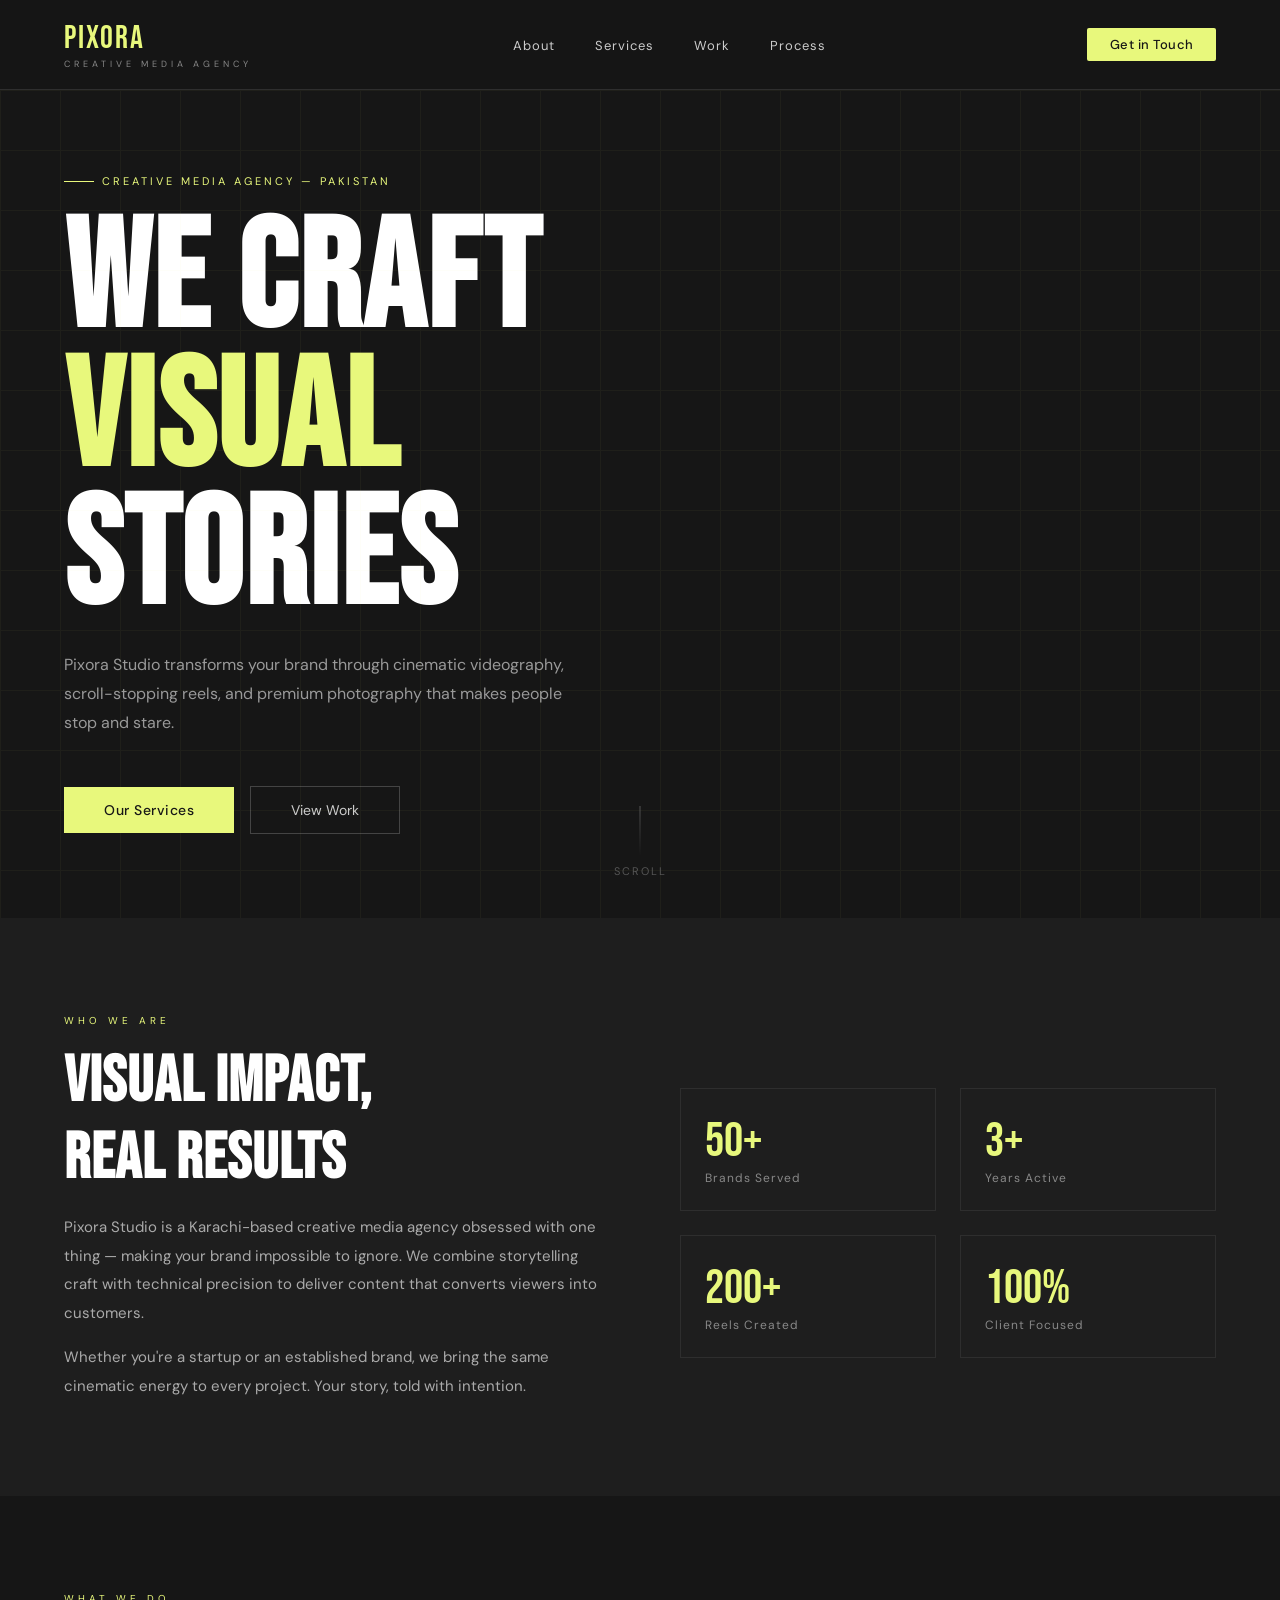
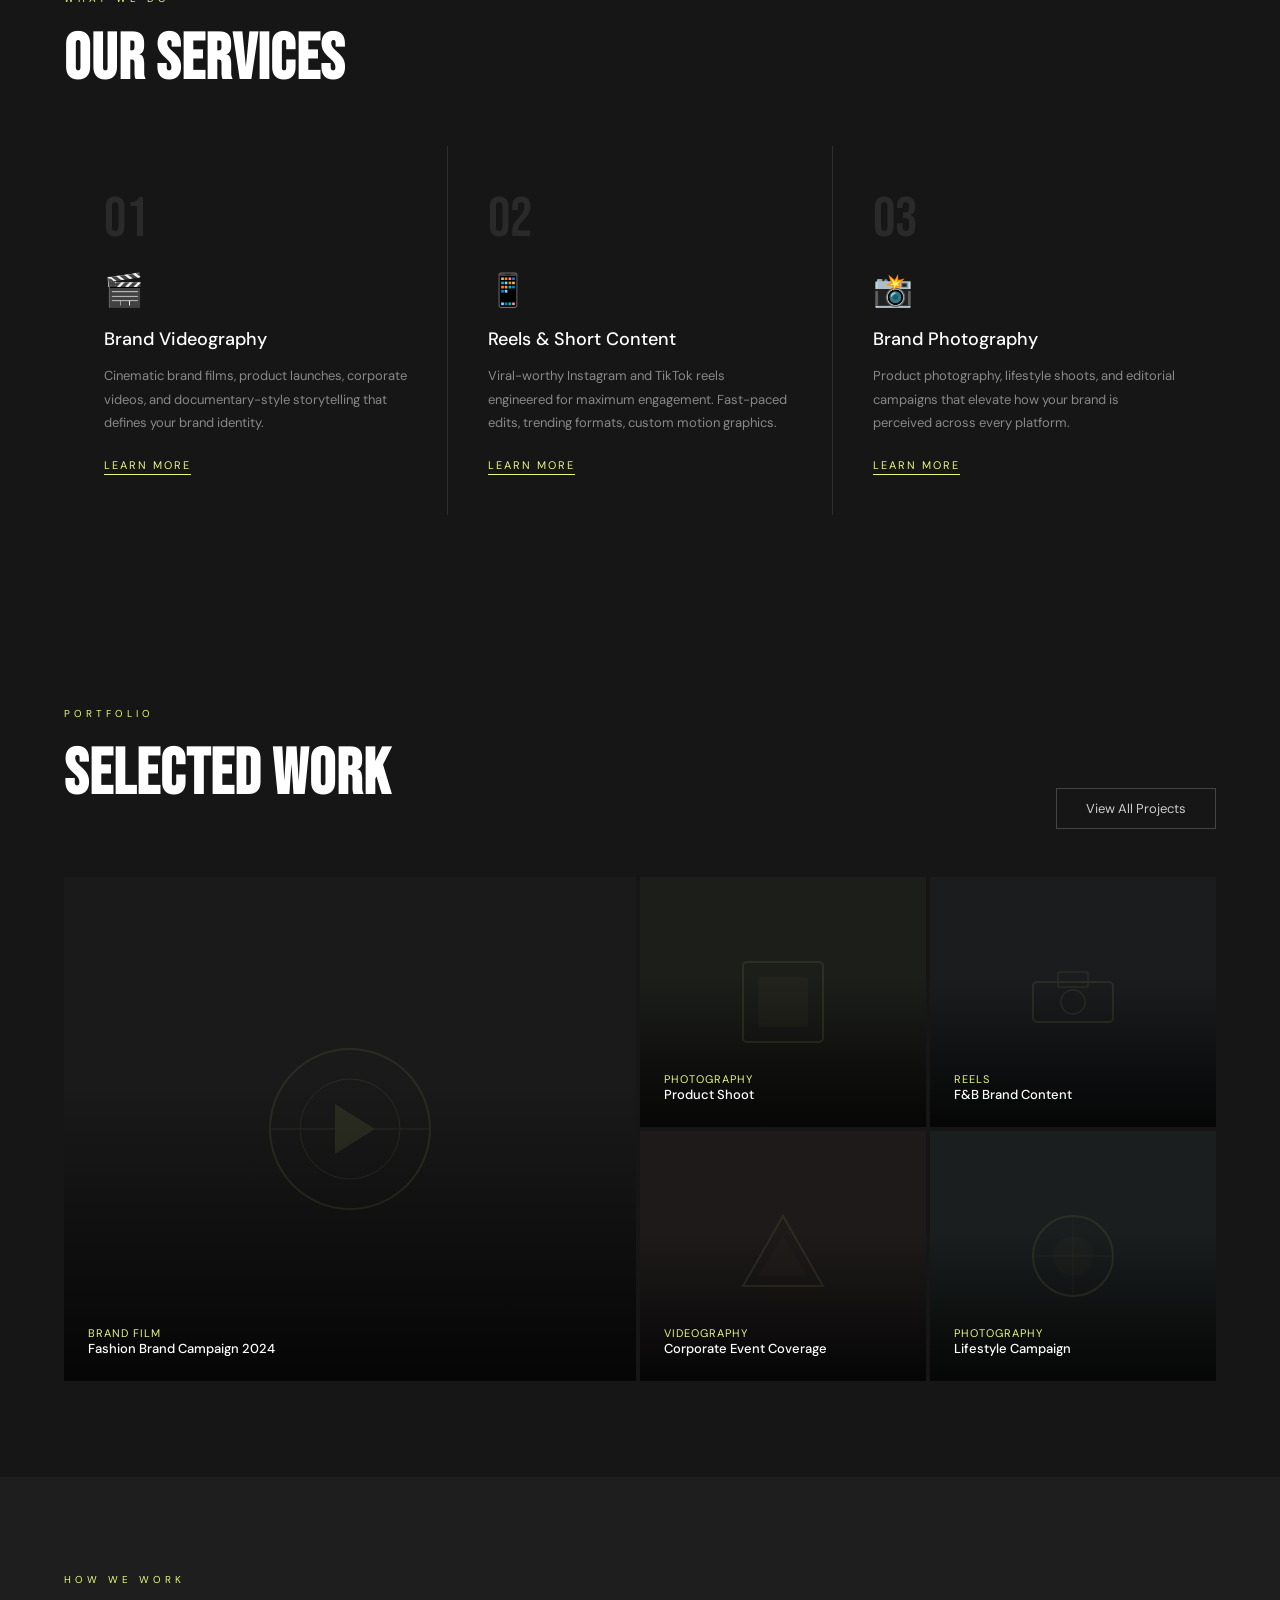
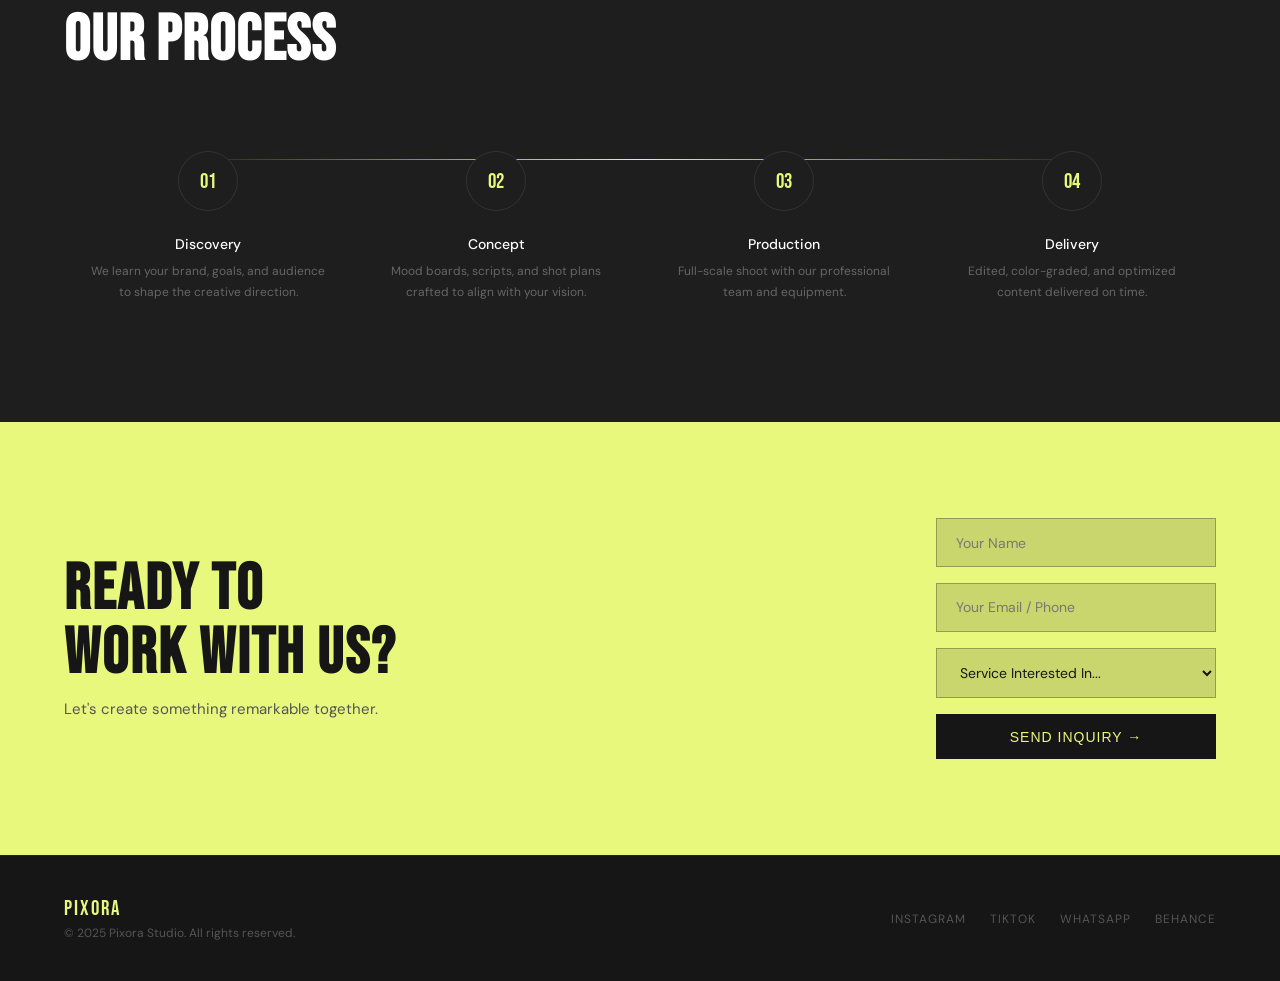
<file: pixora_agency_website.html>
<!DOCTYPE html>
<html lang="en">
<head>
<meta charset="UTF-8">
<meta name="viewport" content="width=device-width, initial-scale=1.0">
<title>PIXORA — Creative Media Agency</title>
<link href="https://fonts.googleapis.com/css2?family=Bebas+Neue&family=DM+Sans:wght@300;400;500&display=swap" rel="stylesheet">
<style>
  :root {
    --lime: #E8F87C;
    --dark: #2A2A2A;
    --darker: #1E1E1E;
    --darkest: #161616;
    --gray: #888;
    --light-gray: #3A3A3A;
  }
  * { margin: 0; padding: 0; box-sizing: border-box; }
  body { background: var(--darkest); color: #fff; font-family: 'DM Sans', sans-serif; overflow-x: hidden; }

  nav {
    position: sticky; top: 0; z-index: 100;
    display: flex; align-items: center; justify-content: space-between;
    padding: 1.2rem 4rem;
    background: rgba(22,22,22,0.95);
    border-bottom: 1px solid #2e2e2e;
    backdrop-filter: blur(10px);
  }
  .logo-text { font-family: 'Bebas Neue', sans-serif; font-size: 2rem; color: var(--lime); letter-spacing: 2px; }
  .logo-sub { font-size: 9px; letter-spacing: 4px; color: var(--gray); text-transform: uppercase; }
  nav ul { display: flex; gap: 2.5rem; list-style: none; }
  nav a { color: #ccc; text-decoration: none; font-size: 13px; letter-spacing: 1px; transition: color 0.2s; }
  nav a:hover { color: var(--lime); }
  .nav-cta {
    background: var(--lime); color: var(--darkest); padding: 0.5rem 1.4rem;
    border-radius: 2px; font-size: 13px; font-weight: 500; text-decoration: none; letter-spacing: 0.5px;
    transition: opacity 0.2s;
  }
  .nav-cta:hover { opacity: 0.85; color: var(--darkest); }

  .hero {
    min-height: 92vh; display: flex; flex-direction: column;
    justify-content: center; padding: 0 4rem;
    background: var(--darkest);
    position: relative; overflow: hidden;
  }
  .hero-grid {
    position: absolute; inset: 0; opacity: 0.04; pointer-events: none;
    background-image: linear-gradient(#E8F87C 1px, transparent 1px), linear-gradient(90deg, #E8F87C 1px, transparent 1px);
    background-size: 60px 60px;
  }
  .hero-tag {
    display: inline-flex; align-items: center; gap: 8px;
    font-size: 11px; letter-spacing: 3px; text-transform: uppercase;
    color: var(--lime); margin-bottom: 1.5rem;
  }
  .hero-tag::before { content: ''; width: 30px; height: 1px; background: var(--lime); }
  h1 {
    font-family: 'Bebas Neue', sans-serif;
    font-size: clamp(5rem, 12vw, 10rem);
    line-height: 0.9; color: #fff; letter-spacing: 2px; margin-bottom: 1.5rem;
  }
  h1 span { color: var(--lime); }
  .hero-desc {
    max-width: 500px; color: #999; font-size: 16px; line-height: 1.8; margin-bottom: 3rem;
  }
  .hero-btns { display: flex; gap: 1rem; align-items: center; }
  .btn-primary {
    background: var(--lime); color: var(--darkest); padding: 0.9rem 2.5rem;
    font-weight: 500; border: none; cursor: pointer; font-size: 14px; letter-spacing: 0.5px;
    transition: opacity 0.2s; text-decoration: none;
  }
  .btn-secondary {
    border: 1px solid #444; color: #ccc; padding: 0.9rem 2.5rem;
    font-size: 14px; background: transparent; cursor: pointer; transition: border-color 0.2s, color 0.2s;
    text-decoration: none;
  }
  .btn-secondary:hover { border-color: var(--lime); color: var(--lime); }
  .hero-scroll {
    position: absolute; bottom: 2.5rem; left: 50%; transform: translateX(-50%);
    display: flex; flex-direction: column; align-items: center; gap: 8px;
    color: #555; font-size: 11px; letter-spacing: 2px;
  }
  .scroll-line { width: 1px; height: 50px; background: linear-gradient(#555, transparent); }

  section { padding: 6rem 4rem; }
  .section-tag {
    font-size: 10px; letter-spacing: 4px; text-transform: uppercase;
    color: var(--lime); margin-bottom: 1rem;
  }
  .section-title {
    font-family: 'Bebas Neue', sans-serif;
    font-size: clamp(2.5rem, 5vw, 4rem); letter-spacing: 1px; margin-bottom: 1rem;
  }

  /* About */
  #about { background: var(--darker); }
  .about-grid { display: grid; grid-template-columns: 1fr 1fr; gap: 5rem; align-items: center; }
  .about-stats { display: grid; grid-template-columns: 1fr 1fr; gap: 1.5rem; margin-top: 2rem; }
  .stat-box { border: 1px solid #2e2e2e; padding: 1.5rem; }
  .stat-num { font-family: 'Bebas Neue', sans-serif; font-size: 3rem; color: var(--lime); }
  .stat-label { font-size: 12px; color: var(--gray); letter-spacing: 1px; }
  .about-text { color: #aaa; line-height: 1.9; font-size: 15px; }

  /* Services */
  #services { background: var(--darkest); }
  .services-grid { display: grid; grid-template-columns: repeat(3, 1fr); gap: 1px; margin-top: 3rem; background: #2e2e2e; }
  .service-card {
    background: var(--darkest); padding: 2.5rem; position: relative; overflow: hidden;
    transition: background 0.3s; cursor: default;
  }
  .service-card:hover { background: #1c1c1c; }
  .service-card:hover .service-icon { color: var(--lime); }
  .service-num { font-family: 'Bebas Neue', sans-serif; font-size: 3.5rem; color: #2a2a2a; margin-bottom: 1rem; }
  .service-icon { font-size: 2rem; margin-bottom: 1rem; transition: color 0.3s; }
  .service-title { font-size: 18px; font-weight: 500; margin-bottom: 0.8rem; }
  .service-desc { color: #888; font-size: 13px; line-height: 1.8; }
  .service-tag {
    display: inline-block; margin-top: 1.5rem; font-size: 11px; letter-spacing: 2px;
    color: var(--lime); text-transform: uppercase; border-bottom: 1px solid var(--lime); padding-bottom: 2px;
  }

  /* Process */
  #process { background: var(--darker); }
  .process-steps { display: grid; grid-template-columns: repeat(4, 1fr); gap: 0; margin-top: 3rem; position: relative; }
  .process-steps::before {
    content: ''; position: absolute; top: 2rem; left: 10%; right: 10%;
    height: 1px; background: linear-gradient(90deg, transparent, var(--lime), transparent);
  }
  .step { padding: 1.5rem; text-align: center; }
  .step-circle {
    width: 60px; height: 60px; border-radius: 50%; border: 1px solid #333;
    display: flex; align-items: center; justify-content: center; margin: 0 auto 1.5rem;
    font-family: 'Bebas Neue', sans-serif; font-size: 1.3rem; color: var(--lime);
    background: var(--darker); position: relative; z-index: 1;
  }
  .step-title { font-size: 14px; font-weight: 500; margin-bottom: 0.5rem; }
  .step-desc { font-size: 12px; color: #666; line-height: 1.7; }

  /* Portfolio teaser */
  #work { background: var(--darkest); }
  .work-header { display: flex; justify-content: space-between; align-items: flex-end; margin-bottom: 3rem; }
  .work-grid { display: grid; grid-template-columns: 2fr 1fr 1fr; grid-template-rows: 250px 250px; gap: 4px; }
  .work-item {
    overflow: hidden; position: relative; cursor: pointer;
    background: var(--dark);
  }
  .work-item:first-child { grid-row: 1 / 3; }
  .work-inner {
    width: 100%; height: 100%;
    display: flex; align-items: flex-end; padding: 1.5rem;
    background: linear-gradient(to top, rgba(0,0,0,0.8) 0%, transparent 60%);
    transition: background 0.3s;
  }
  .work-item:hover .work-inner { background: linear-gradient(to top, rgba(232,248,124,0.15) 0%, transparent 60%); }
  .work-label { font-size: 13px; font-weight: 500; }
  .work-cat { font-size: 11px; color: var(--lime); letter-spacing: 1px; text-transform: uppercase; }
  .work-bg { position: absolute; inset: 0; display: flex; align-items: center; justify-content: center; }
  .work-bg svg { opacity: 0.08; }

  /* CTA */
  #contact {
    background: var(--lime); padding: 6rem 4rem;
    display: flex; align-items: center; justify-content: space-between; gap: 3rem;
  }
  #contact h2 {
    font-family: 'Bebas Neue', sans-serif;
    font-size: clamp(2.5rem, 5vw, 5rem); color: var(--darkest); letter-spacing: 2px; line-height: 1;
  }
  #contact p { color: #555; font-size: 15px; margin-top: 0.8rem; }
  .cta-right { display: flex; flex-direction: column; gap: 1rem; min-width: 280px; }
  .cta-input {
    padding: 0.9rem 1.2rem; background: rgba(22,22,22,0.15); border: 1px solid rgba(22,22,22,0.3);
    font-family: 'DM Sans', sans-serif; font-size: 14px; color: var(--darkest);
    outline: none; width: 100%;
  }
  .cta-input::placeholder { color: #777; }
  .btn-dark {
    background: var(--darkest); color: var(--lime); padding: 0.9rem;
    font-size: 14px; font-weight: 500; border: none; cursor: pointer;
    letter-spacing: 1px; text-align: center; transition: opacity 0.2s;
  }
  .btn-dark:hover { opacity: 0.85; }

  footer {
    background: var(--darkest); border-top: 1px solid #222;
    padding: 2.5rem 4rem; display: flex; justify-content: space-between; align-items: center;
  }
  footer p { font-size: 12px; color: #555; }
  .social-links { display: flex; gap: 1.5rem; }
  .social-links a { font-size: 12px; color: #555; text-decoration: none; letter-spacing: 1px; transition: color 0.2s; }
  .social-links a:hover { color: var(--lime); }
</style>
</head>
<body>

<nav>
  <div>
    <div class="logo-text">PIXORA</div>
    <div class="logo-sub">Creative Media Agency</div>
  </div>
  <ul>
    <li><a href="#about">About</a></li>
    <li><a href="#services">Services</a></li>
    <li><a href="#work">Work</a></li>
    <li><a href="#process">Process</a></li>
  </ul>
  <a href="#contact" class="nav-cta">Get in Touch</a>
</nav>

<section class="hero" id="home">
  <div class="hero-grid"></div>
  <div class="hero-tag">Creative Media Agency — Pakistan</div>
  <h1>WE CRAFT<br><span>VISUAL</span><br>STORIES</h1>
  <p class="hero-desc">Pixora Studio transforms your brand through cinematic videography, scroll-stopping reels, and premium photography that makes people stop and stare.</p>
  <div class="hero-btns">
    <a href="#services" class="btn-primary">Our Services</a>
    <a href="#work" class="btn-secondary">View Work</a>
  </div>
  <div class="hero-scroll">
    <div class="scroll-line"></div>
    <span>SCROLL</span>
  </div>
</section>

<section id="about">
  <div class="about-grid">
    <div>
      <div class="section-tag">Who We Are</div>
      <h2 class="section-title">VISUAL IMPACT,<br>REAL RESULTS</h2>
      <p class="about-text">Pixora Studio is a Karachi-based creative media agency obsessed with one thing — making your brand impossible to ignore. We combine storytelling craft with technical precision to deliver content that converts viewers into customers.</p>
      <p class="about-text" style="margin-top:1rem;">Whether you're a startup or an established brand, we bring the same cinematic energy to every project. Your story, told with intention.</p>
    </div>
    <div>
      <div class="about-stats">
        <div class="stat-box">
          <div class="stat-num">50+</div>
          <div class="stat-label">Brands Served</div>
        </div>
        <div class="stat-box">
          <div class="stat-num">3+</div>
          <div class="stat-label">Years Active</div>
        </div>
        <div class="stat-box">
          <div class="stat-num">200+</div>
          <div class="stat-label">Reels Created</div>
        </div>
        <div class="stat-box">
          <div class="stat-num">100%</div>
          <div class="stat-label">Client Focused</div>
        </div>
      </div>
    </div>
  </div>
</section>

<section id="services">
  <div class="section-tag">What We Do</div>
  <h2 class="section-title">OUR SERVICES</h2>
  <div class="services-grid">
    <div class="service-card">
      <div class="service-num">01</div>
      <div class="service-icon">🎬</div>
      <div class="service-title">Brand Videography</div>
      <p class="service-desc">Cinematic brand films, product launches, corporate videos, and documentary-style storytelling that defines your brand identity.</p>
      <span class="service-tag">Learn More</span>
    </div>
    <div class="service-card">
      <div class="service-num">02</div>
      <div class="service-icon">📱</div>
      <div class="service-title">Reels & Short Content</div>
      <p class="service-desc">Viral-worthy Instagram and TikTok reels engineered for maximum engagement. Fast-paced edits, trending formats, custom motion graphics.</p>
      <span class="service-tag">Learn More</span>
    </div>
    <div class="service-card">
      <div class="service-num">03</div>
      <div class="service-icon">📸</div>
      <div class="service-title">Brand Photography</div>
      <p class="service-desc">Product photography, lifestyle shoots, and editorial campaigns that elevate how your brand is perceived across every platform.</p>
      <span class="service-tag">Learn More</span>
    </div>
  </div>
</section>

<section id="work">
  <div class="work-header">
    <div>
      <div class="section-tag">Portfolio</div>
      <h2 class="section-title">SELECTED WORK</h2>
    </div>
    <a href="#contact" class="btn-secondary" style="padding: 0.7rem 1.8rem; font-size:13px;">View All Projects</a>
  </div>
  <div class="work-grid">
    <div class="work-item" style="background: #1a1a1a;">
      <div class="work-bg">
        <svg width="200" height="200" viewBox="0 0 200 200"><circle cx="100" cy="100" r="80" fill="none" stroke="#E8F87C" stroke-width="2"/><circle cx="100" cy="100" r="50" fill="none" stroke="#E8F87C" stroke-width="1"/><line x1="20" y1="100" x2="180" y2="100" stroke="#E8F87C" stroke-width="1"/><polygon points="85,75 125,100 85,125" fill="#E8F87C"/></svg>
      </div>
      <div class="work-inner">
        <div><div class="work-cat">Brand Film</div><div class="work-label">Fashion Brand Campaign 2024</div></div>
      </div>
    </div>
    <div class="work-item" style="background: #1c1e1a;">
      <div class="work-bg">
        <svg width="120" height="120" viewBox="0 0 120 120"><rect x="20" y="20" width="80" height="80" rx="4" fill="none" stroke="#E8F87C" stroke-width="2"/><rect x="35" y="35" width="50" height="50" rx="2" fill="#E8F87C" opacity="0.3"/></svg>
      </div>
      <div class="work-inner">
        <div><div class="work-cat">Photography</div><div class="work-label">Product Shoot</div></div>
      </div>
    </div>
    <div class="work-item" style="background: #1a1c1e;">
      <div class="work-bg">
        <svg width="100" height="100" viewBox="0 0 100 100"><rect x="10" y="30" width="80" height="40" rx="4" fill="none" stroke="#E8F87C" stroke-width="2"/><rect x="35" y="20" width="30" height="15" rx="2" fill="none" stroke="#E8F87C" stroke-width="1.5"/><circle cx="50" cy="50" r="12" fill="none" stroke="#E8F87C" stroke-width="1.5"/></svg>
      </div>
      <div class="work-inner">
        <div><div class="work-cat">Reels</div><div class="work-label">F&B Brand Content</div></div>
      </div>
    </div>
    <div class="work-item" style="background: #1e1a1a;">
      <div class="work-bg">
        <svg width="100" height="100" viewBox="0 0 100 100"><polygon points="50,10 90,80 10,80" fill="none" stroke="#E8F87C" stroke-width="2"/><polygon points="50,30 75,70 25,70" fill="#E8F87C" opacity="0.2"/></svg>
      </div>
      <div class="work-inner">
        <div><div class="work-cat">Videography</div><div class="work-label">Corporate Event Coverage</div></div>
      </div>
    </div>
    <div class="work-item" style="background: #1a1e1e;">
      <div class="work-bg">
        <svg width="100" height="100" viewBox="0 0 100 100"><circle cx="50" cy="50" r="40" fill="none" stroke="#E8F87C" stroke-width="2"/><circle cx="50" cy="50" r="20" fill="#E8F87C" opacity="0.2"/><line x1="50" y1="10" x2="50" y2="90" stroke="#E8F87C" stroke-width="1" opacity="0.5"/><line x1="10" y1="50" x2="90" y2="50" stroke="#E8F87C" stroke-width="1" opacity="0.5"/></svg>
      </div>
      <div class="work-inner">
        <div><div class="work-cat">Photography</div><div class="work-label">Lifestyle Campaign</div></div>
      </div>
    </div>
  </div>
</section>

<section id="process">
  <div class="section-tag">How We Work</div>
  <h2 class="section-title">OUR PROCESS</h2>
  <div class="process-steps">
    <div class="step">
      <div class="step-circle">01</div>
      <div class="step-title">Discovery</div>
      <p class="step-desc">We learn your brand, goals, and audience to shape the creative direction.</p>
    </div>
    <div class="step">
      <div class="step-circle">02</div>
      <div class="step-title">Concept</div>
      <p class="step-desc">Mood boards, scripts, and shot plans crafted to align with your vision.</p>
    </div>
    <div class="step">
      <div class="step-circle">03</div>
      <div class="step-title">Production</div>
      <p class="step-desc">Full-scale shoot with our professional team and equipment.</p>
    </div>
    <div class="step">
      <div class="step-circle">04</div>
      <div class="step-title">Delivery</div>
      <p class="step-desc">Edited, color-graded, and optimized content delivered on time.</p>
    </div>
  </div>
</section>

<section id="contact">
  <div>
    <h2>READY TO<br>WORK WITH US?</h2>
    <p>Let's create something remarkable together.</p>
  </div>
  <div class="cta-right">
    <input class="cta-input" type="text" placeholder="Your Name" />
    <input class="cta-input" type="text" placeholder="Your Email / Phone" />
    <select class="cta-input" style="cursor:pointer;">
      <option value="">Service Interested In...</option>
      <option>Brand Videography</option>
      <option>Reels & Short Content</option>
      <option>Brand Photography</option>
      <option>Full Package</option>
    </select>
    <button class="btn-dark" onclick="alert('Shukriya! Pixora team jald contact karegi.')">SEND INQUIRY →</button>
  </div>
</section>

<footer>
  <div>
    <div class="logo-text" style="font-size:1.3rem;">PIXORA</div>
    <p style="margin-top:4px;">© 2025 Pixora Studio. All rights reserved.</p>
  </div>
  <div class="social-links">
    <a href="#">INSTAGRAM</a>
    <a href="#">TIKTOK</a>
    <a href="#">WHATSAPP</a>
    <a href="#">BEHANCE</a>
  </div>
</footer>

</body>
</html>
</file>
